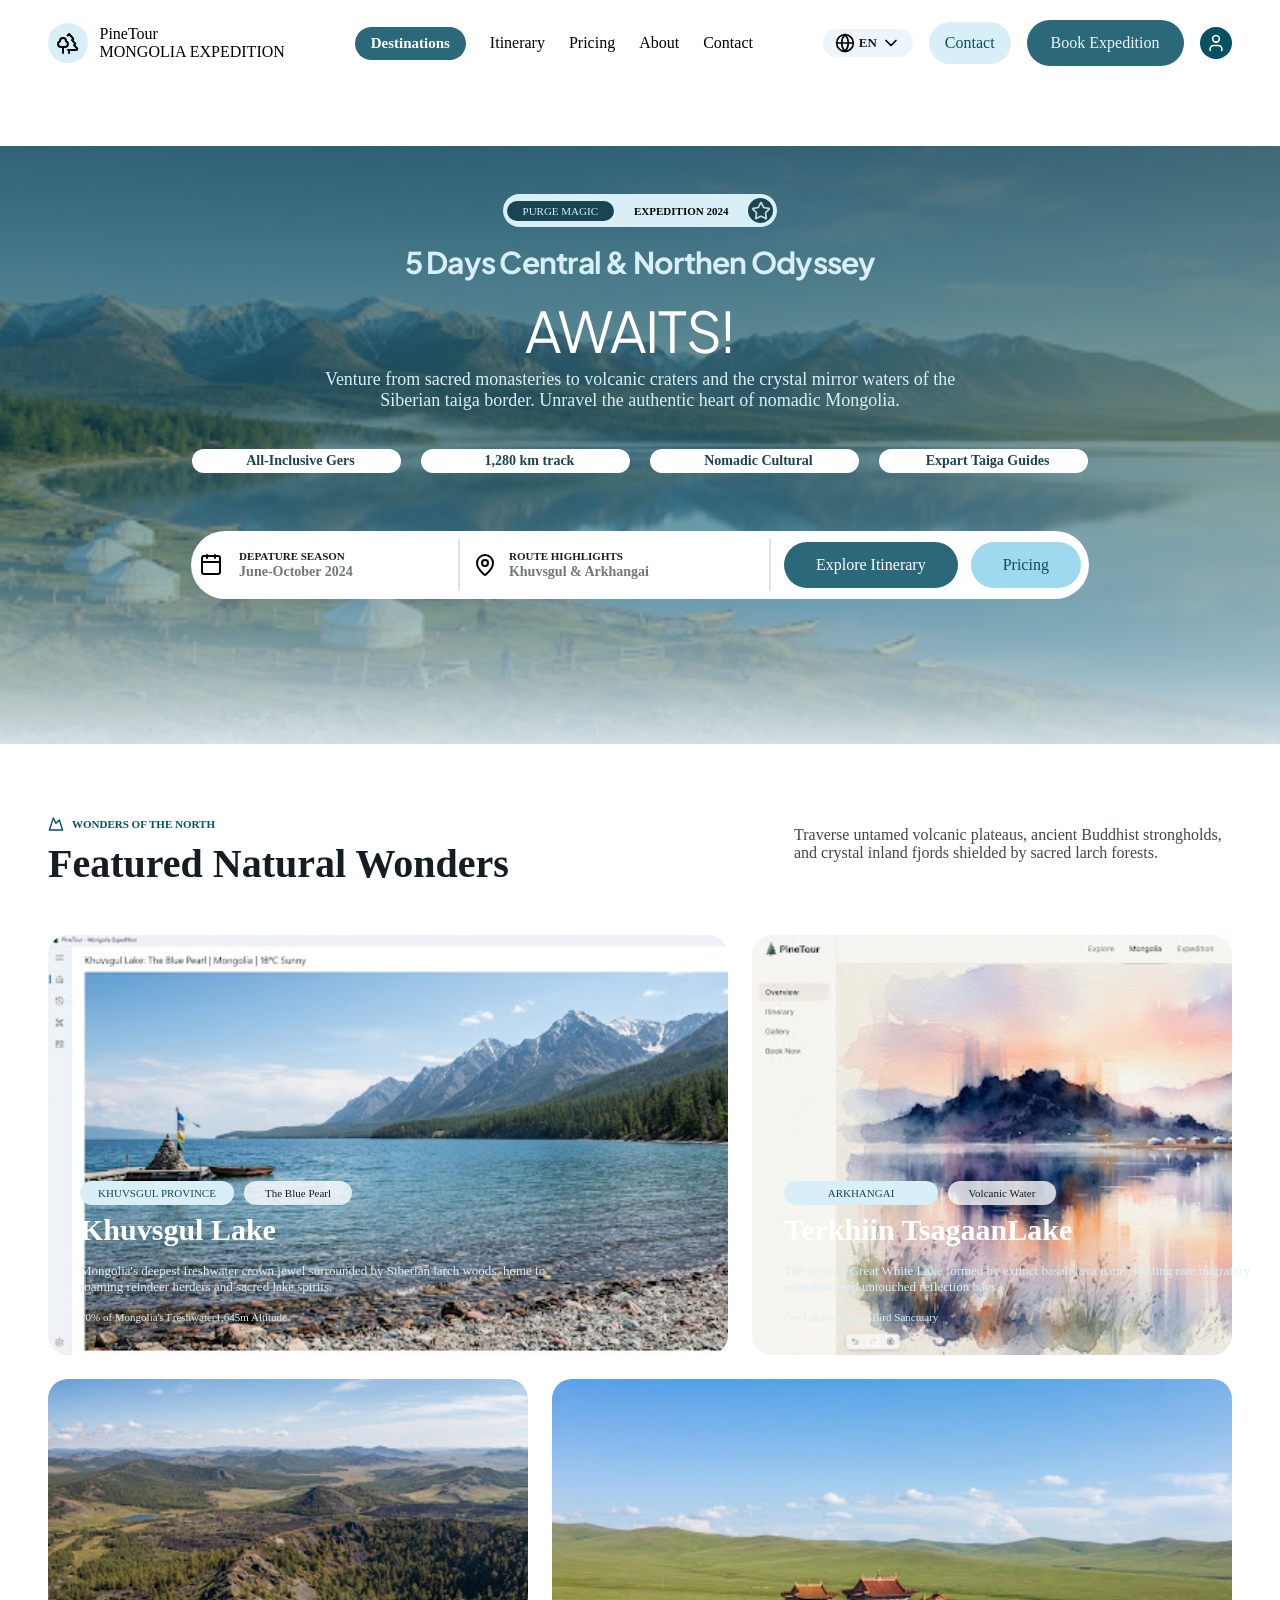
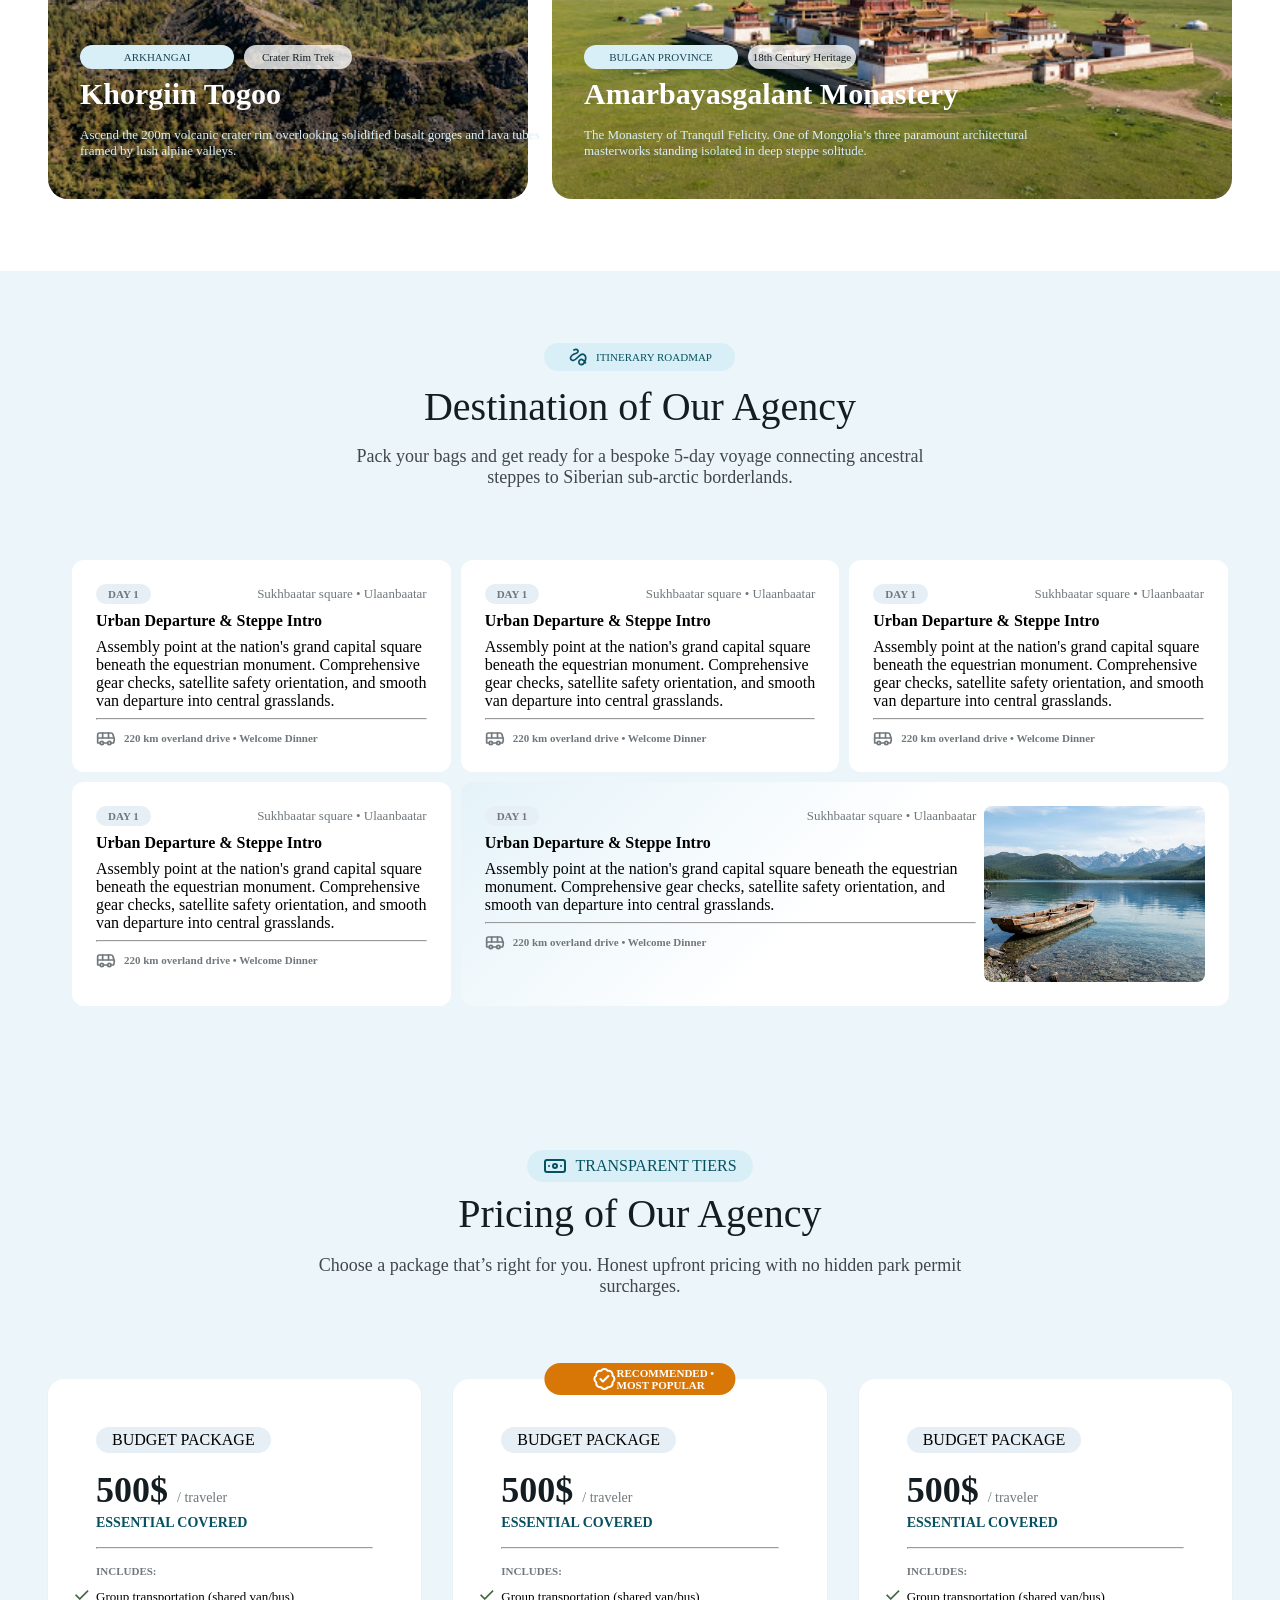
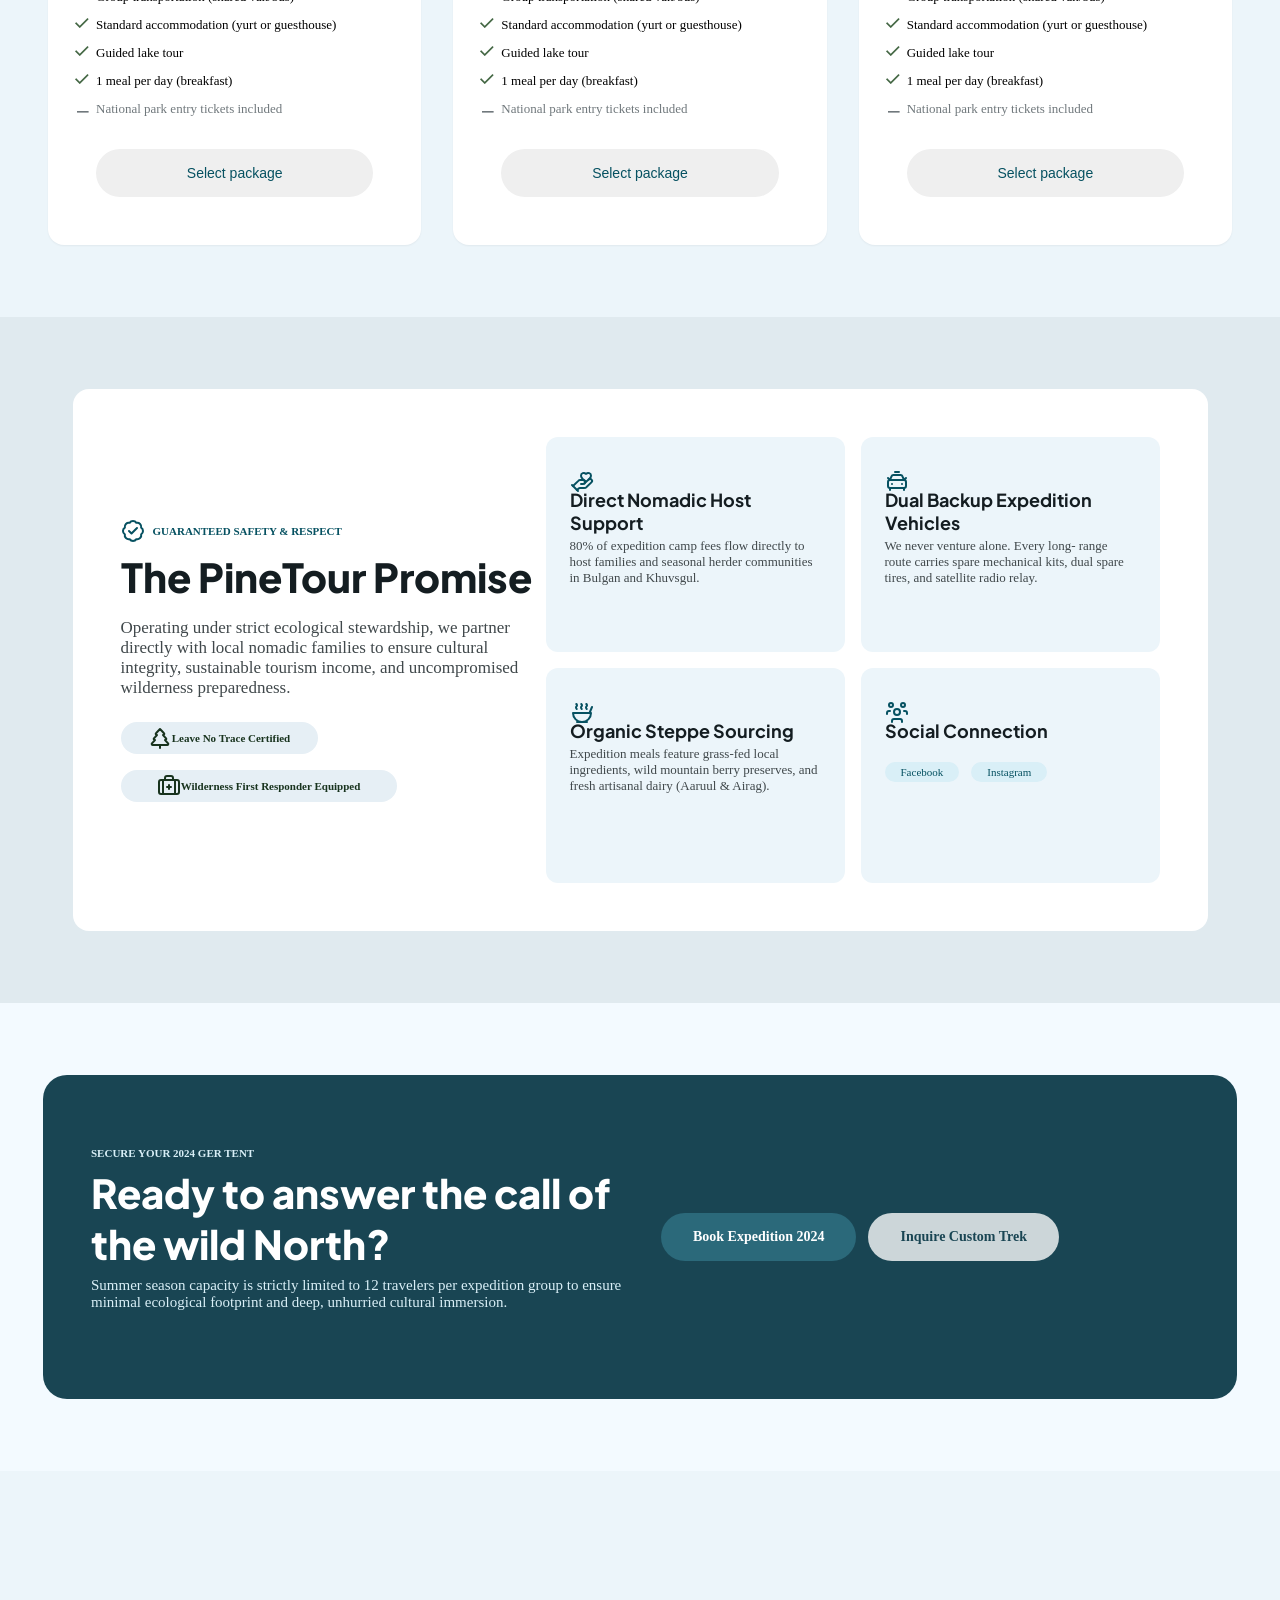
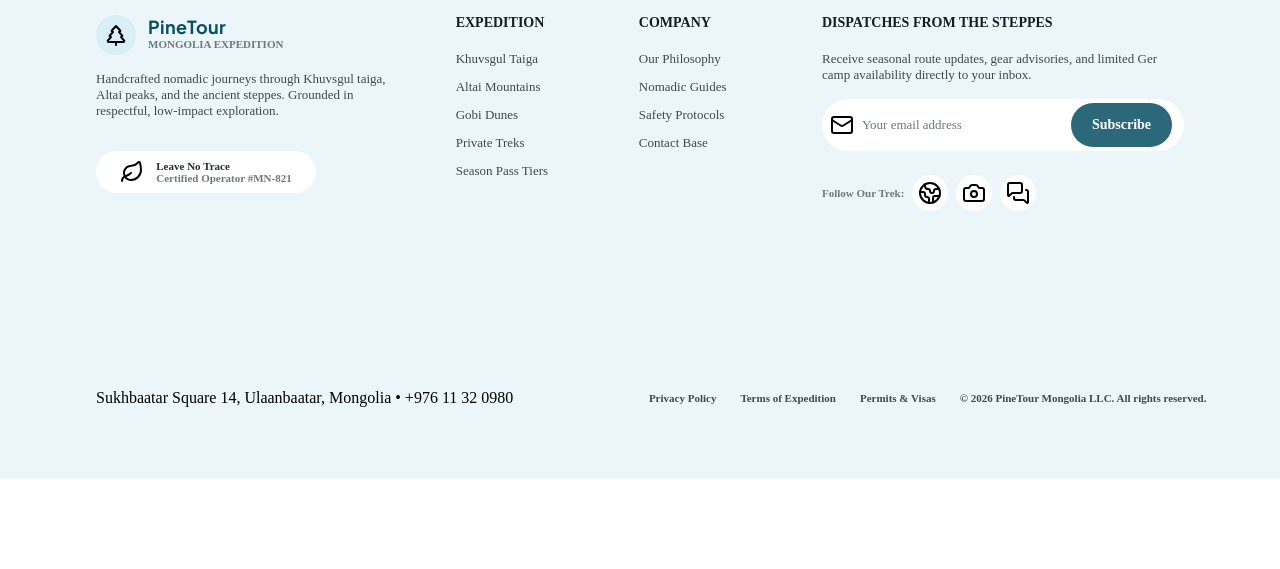
<file: index.html>
<!DOCTYPE html>
<html lang="en">
  <head>
    <meta charset="UTF-8" />
    <meta name="viewport" content="width=device-width, initial-scale=1.0" />
    <link rel="stylesheet" href="./style.css" />
    <title>PineTour</title>
  </head>

  <body>
    <header>
      <div class="neg-dugui">
        <div class="tree-icon">
          <svg
            xmlns="http://www.w3.org/2000/svg"
            width="24"
            height="24"
            viewBox="0 0 24 24"
            fill="none"
            stroke="currentColor"
            stroke-width="2"
            stroke-linecap="round"
            stroke-linejoin="round"
            class="lucide lucide-trees preview-icon"
          >
            <path
              d="M10 10v.2A3 3 0 0 1 8.9 16H5a3 3 0 0 1-1-5.8V10a3 3 0 0 1 6 0Z"
            />
            <path d="M7 16v6" />
            <path d="M13 19v3" />
            <path
              d="M12 19h8.3a1 1 0 0 0 .7-1.7L18 14h.3a1 1 0 0 0 .7-1.7L16 9h.2a1 1 0 0 0 .8-1.7L13 3l-1.4 1.5"
            />
          </svg>
        </div>
        <div class="parents">
          <div>PineTour</div>
          <div class="Bi">MONGOLIA EXPEDITION</div>
        </div>
      </div>
      <div class="second">
        <div class="dest">Destinations</div>
        <div class="he1">Itinerary</div>
        <div class="he1">Pricing</div>
        <div class="he1">About</div>
        <div class="he1">Contact</div>
      </div>
      <div class="third">
        <div class="EN">
          <svg
            xmlns="http://www.w3.org/2000/svg"
            width="20"
            height="20"
            viewBox="0 0 24 24"
            fill="none"
            stroke="currentColor"
            stroke-width="2"
            stroke-linecap="round"
            stroke-linejoin="round"
            class="lucide lucide-globe preview-icon"
          >
            <circle cx="12" cy="12" r="10" />
            <path d="M12 2a14.5 14.5 0 0 0 0 20 14.5 14.5 0 0 0 0-20" />
            <path d="M2 12h20" />
          </svg>
          <div class="en-text">EN</div>
          <svg
            xmlns="http://www.w3.org/2000/svg"
            width="20"
            height="20"
            viewBox="0 0 24 24"
            fill="none"
            stroke="currentColor"
            stroke-width="2"
            stroke-linecap="round"
            stroke-linejoin="round"
            class="lucide lucide-chevron-down preview-icon"
          >
            <path d="m6 9 6 6 6-6" />
          </svg>
        </div>
        <div class="Contact">Contact</div>
        <div class="Book">Book Expedition</div>
        <div class="user">
          <svg
            xmlns="http://www.w3.org/2000/svg"
            width="20"
            height="20"
            viewBox="0 0 24 24"
            fill="none"
            stroke="currentColor"
            stroke-width="2"
            stroke-linecap="round"
            stroke-linejoin="round"
            class="lucide lucide-user preview-icon"
          >
            <path d="M19 21v-2a4 4 0 0 0-4-4H9a4 4 0 0 0-4 4v2" />
            <circle cx="12" cy="7" r="4" />
          </svg>
        </div>
      </div>
    </header>

    <div class="hero-section">
      <img class="hero-gradient" src="./hero.png" alt="" />
      <div class="hero-content">
        <div class="hero-text">
          <div class="hevtee-1">
            <div class="h1-1">PURGE MAGIC</div>
            <div class="h1-2">EXPEDITION 2024</div>
            <div class="h1-3">
              <svg
                xmlns="http://www.w3.org/2000/svg"
                width="20"
                height="20"
                viewBox="0 0 24 24"
                fill="none"
                stroke="currentColor"
                stroke-width="2"
                stroke-linecap="round"
                stroke-linejoin="round"
                class="lucide lucide-star preview-icon"
              >
                <path
                  d="M11.525 2.295a.53.53 0 0 1 .95 0l2.31 4.679a2.123 2.123 0 0 0 1.595 1.16l5.166.756a.53.53 0 0 1 .294.904l-3.736 3.638a2.123 2.123 0 0 0-.611 1.878l.882 5.14a.53.53 0 0 1-.771.56l-4.618-2.428a2.122 2.122 0 0 0-1.973 0L6.396 21.01a.53.53 0 0 1-.77-.56l.881-5.139a2.122 2.122 0 0 0-.611-1.879L2.16 9.795a.53.53 0 0 1 .294-.906l5.165-.755a2.122 2.122 0 0 0 1.597-1.16z"
                />
              </svg>
            </div>
          </div>
        </div>
        <div class="hevtee-2">5 Days Central & Northen Odyssey</div>
        <div class="hevtee-3">AWAITS!</div>
        <div class="hevtee-4">
          Venture from sacred monasteries to volcanic craters and the crystal
          mirror waters of the Siberian taiga border. Unravel the authentic
          heart of nomadic Mongolia.
        </div>
        <div class="hevtee-5">
          <div class="hevtee-5-child">
            <i class="fa-solid fa-house"></i>
            All-Inclusive Gers
          </div>
          <div class="hevtee-5-child">
            <i class="fa-regular fa-compass"></i>
            1,280 km track
          </div>
          <div class="hevtee-5-child">
            <i class="fa-solid fa-users"></i>
            Nomadic Cultural
          </div>
          <div class="hevtee-5-child">
            <i class="fa-solid fa-shield-halved"></i>
            Expart Taiga Guides
          </div>
        </div>
        <div class="hevtee-6">
          <div class="hevtee-6-1">
            <svg
              xmlns="http://www.w3.org/2000/svg"
              width="24"
              height="24"
              viewBox="0 0 24 24"
              fill="none"
              stroke="currentColor"
              stroke-width="2"
              stroke-linecap="round"
              stroke-linejoin="round"
              class="lucide lucide-calendar preview-icon"
            >
              <path d="M8 2v3" />
              <path d="M16 2v3" />
              <rect x="3" y="3" width="18" height="18" rx="2" />
              <path d="M3 9h18" />
            </svg>
            <div>
              <div class="child-2-1">DEPATURE SEASON</div>
              <div class="child-2-2">June-October 2024</div>
            </div>
          </div>

          <div class="route-highlights">
            <svg
              xmlns="http://www.w3.org/2000/svg"
              width="24"
              height="24"
              viewBox="0 0 24 24"
              fill="none"
              stroke="currentColor"
              stroke-width="2"
              stroke-linecap="round"
              stroke-linejoin="round"
              class="lucide lucide-map-pin preview-icon"
            >
              <path
                d="M20 10c0 4.993-5.539 10.193-7.399 11.799a1 1 0 0 1-1.202 0C9.539 20.193 4 14.993 4 10a8 8 0 0 1 16 0"
              />
              <circle cx="12" cy="10" r="3" />
            </svg>
            <div class="hevtee-6-2">
              <div class="child-2-1">ROUTE HIGHLIGHTS</div>
              <div class="child-2-2">Khuvsgul & Arkhangai</div>
            </div>
          </div>
          <div class="child-3-1">
            <div class="hu-2-1">Explore Itinerary</div>
            <i class="fa-solid fa-arrow-down-long"></i>
          </div>
          <div class="child-4">Pricing</div>
        </div>
      </div>
    </div>

    <div class="huudas-2">
      <div class="deed-heseg">
        <div class="deed-1">
          <div class="deed-1-1">
            <svg
              xmlns="http://www.w3.org/2000/svg"
              width="16"
              height="16"
              viewBox="0 0 24 24"
              fill="none"
              stroke="currentColor"
              stroke-width="2"
              stroke-linecap="round"
              stroke-linejoin="round"
              class="lucide lucide-mountain preview-icon"
            >
              <path d="m8 3 4 8 5-5 5 15H2L8 3z" />
            </svg>
            WONDERS OF THE NORTH
          </div>
          <div class="deed-1-2">Featured Natural Wonders</div>
        </div>
        <div class="deed-1-3">
          Traverse untamed volcanic plateaus, ancient Buddhist strongholds, and
          crystal inland fjords shielded by sacred larch forests.
        </div>
      </div>

      <div class="zurag-1">
        <div class="zurag-1-1 huvsgul">
          <div class="huv-etseg">
            <div class="huv-1">KHUVSGUL PROVINCE</div>
            <div class="huv-2">The Blue Pearl</div>
          </div>
          <div class="huv-3">Khuvsgul Lake</div>
          <div class="huv-4">
            Mongolia's deepest freshwater crown jewel surrounded by Siberian
            larch woods, home to roaming reindeer herders and sacred lake
            spirits.
          </div>

          <div class="icons">
            <div class="huv-5"><i class="fa-solid fa-droplet"></i></div>
            <div class="huv-6">70% of Mongolia's Freshwater</div>
            <div class="huv-7"><i class="fa-solid fa-arrows-up-down"></i></div>
            <div class="huv-8">1,645m Altitude</div>
          </div>
        </div>

        <div class="zurag-1-1 terhiin-tsagaan">
          <div class="huv-etseg">
            <div class="huv-1">ARKHANGAI</div>
            <div class="huv-2">Volcanic Water</div>
          </div>
          <div class="huv-3">Terkhiin TsagaanLake</div>
          <div class="huv-4">
            The revered Great White Lake formed by extinct basalt lava dams,
            hosting rare migratory waterfowl and untouched reflection bays.
          </div>

          <div class="icons">
            <div class="huv-5"><i class="fa-solid fa-sailboat"></i></div>
            <div class="huv-6">Ger Lakeside Camp</div>
            <div class="huv-7"><i class="fa-brands fa-linktree"></i></div>
            <div class="huv-8">Bird Sanctuary</div>
          </div>
        </div>

        <div class="zurag-1-1 horgo">
          <div class="huv-etseg">
            <div class="huv-1">ARKHANGAI</div>
            <div class="huv-2">Crater Rim Trek</div>
          </div>
          <div class="huv-3">Khorgiin Togoo</div>
          <div class="huv-4">
            Ascend the 200m volcanic crater rim overlooking solidified basalt
            gorges and lava tubes framed by lush alpine valleys.
          </div>
        </div>

        <div class="zurag-1-1 amarbaysgalan">
          <div class="huv-etseg">
            <div class="huv-1">BULGAN PROVINCE</div>
            <div class="huv-2">18th Century Heritage</div>
          </div>
          <div class="huv-3">Amarbayasgalant Monastery</div>
          <div class="huv-4">
            The Monastery of Tranquil Felicity. One of Mongolia’s three
            paramount architectural masterworks standing isolated in deep steppe
            solitude.
          </div>
        </div>
      </div>
    </div>

    <div class="huudas-3">
      <div class="garchig-heseg">
        <div class="garchig-1">
          <div class="garchig-1-1">
            <svg
              xmlns="http://www.w3.org/2000/svg"
              width="20"
              height="20"
              viewBox="0 0 24 24"
              fill="none"
              stroke="currentColor"
              stroke-width="2"
              stroke-linecap="round"
              stroke-linejoin="round"
              class="lucide lucide-line-squiggle preview-icon"
            >
              <path
                d="M7 3.5c5-2 7 2.5 3 4C1.5 10 2 15 5 16c5 2 9-10 14-7s.5 13.5-4 12c-5-2.5.5-11 6-2"
              />
            </svg>
            ITINERARY ROADMAP
          </div>
          <div class="garchig-2">Destination of Our Agency</div>
        </div>
        <div class="garchig-3">
          Pack your bags and get ready for a bespoke 5-day voyage connecting
          ancestral steppes to Siberian sub-arctic borderlands.
        </div>
      </div>

      <div class="huudas-3-dood">
        <div class="huudas-3-dood-card">
          <div class="huudas-3-dood-card-location">
            <div class="huudas-3-dood-card-day">DAY 1</div>
            <div>Sukhbaatar square • Ulaanbaatar</div>
          </div>

          <h4 class="huudas-3-dood-card-title">
            Urban Departure & Steppe Intro
          </h4>

          <p class="huudas-3-dood-card-desc">
            Assembly point at the nation's grand capital square beneath the
            equestrian monument. Comprehensive gear checks, satellite safety
            orientation, and smooth van departure into central grasslands.
          </p>

          <hr />

          <div class="huudas-3-dood-card-footer">
            <svg
              xmlns="http://www.w3.org/2000/svg"
              width="20"
              height="20"
              viewBox="0 0 24 24"
              fill="none"
              stroke="currentColor"
              stroke-width="2"
              stroke-linecap="round"
              stroke-linejoin="round"
              class="lucide lucide-bus preview-icon"
            >
              <path d="M8 6v6" />
              <path d="M15 6v6" />
              <path d="M2 12h19.6" />
              <path
                d="M18 18h3s.5-1.7.8-2.8c.1-.4.2-.8.2-1.2 0-.4-.1-.8-.2-1.2l-1.4-5C20.1 6.8 19.1 6 18 6H4a2 2 0 0 0-2 2v10h3"
              />
              <circle cx="7" cy="18" r="2" />
              <path d="M9 18h5" />
              <circle cx="16" cy="18" r="2" />
            </svg>
            <p>220 km overland drive • Welcome Dinner</p>
          </div>
        </div>
        <div class="huudas-3-dood-card">
          <div class="huudas-3-dood-card-location">
            <div class="huudas-3-dood-card-day">DAY 1</div>
            <div>Sukhbaatar square • Ulaanbaatar</div>
          </div>

          <h4 class="huudas-3-dood-card-title">
            Urban Departure & Steppe Intro
          </h4>

          <p class="huudas-3-dood-card-desc">
            Assembly point at the nation's grand capital square beneath the
            equestrian monument. Comprehensive gear checks, satellite safety
            orientation, and smooth van departure into central grasslands.
          </p>

          <hr />

          <div class="huudas-3-dood-card-footer">
            <svg
              xmlns="http://www.w3.org/2000/svg"
              width="20"
              height="20"
              viewBox="0 0 24 24"
              fill="none"
              stroke="currentColor"
              stroke-width="2"
              stroke-linecap="round"
              stroke-linejoin="round"
              class="lucide lucide-bus preview-icon"
            >
              <path d="M8 6v6" />
              <path d="M15 6v6" />
              <path d="M2 12h19.6" />
              <path
                d="M18 18h3s.5-1.7.8-2.8c.1-.4.2-.8.2-1.2 0-.4-.1-.8-.2-1.2l-1.4-5C20.1 6.8 19.1 6 18 6H4a2 2 0 0 0-2 2v10h3"
              />
              <circle cx="7" cy="18" r="2" />
              <path d="M9 18h5" />
              <circle cx="16" cy="18" r="2" />
            </svg>
            <p>220 km overland drive • Welcome Dinner</p>
          </div>
        </div>
        <div class="huudas-3-dood-card">
          <div class="huudas-3-dood-card-location">
            <div class="huudas-3-dood-card-day">DAY 1</div>
            <div>Sukhbaatar square • Ulaanbaatar</div>
          </div>

          <h4 class="huudas-3-dood-card-title">
            Urban Departure & Steppe Intro
          </h4>

          <p class="huudas-3-dood-card-desc">
            Assembly point at the nation's grand capital square beneath the
            equestrian monument. Comprehensive gear checks, satellite safety
            orientation, and smooth van departure into central grasslands.
          </p>

          <hr />

          <div class="huudas-3-dood-card-footer">
            <svg
              xmlns="http://www.w3.org/2000/svg"
              width="20"
              height="20"
              viewBox="0 0 24 24"
              fill="none"
              stroke="currentColor"
              stroke-width="2"
              stroke-linecap="round"
              stroke-linejoin="round"
              class="lucide lucide-bus preview-icon"
            >
              <path d="M8 6v6" />
              <path d="M15 6v6" />
              <path d="M2 12h19.6" />
              <path
                d="M18 18h3s.5-1.7.8-2.8c.1-.4.2-.8.2-1.2 0-.4-.1-.8-.2-1.2l-1.4-5C20.1 6.8 19.1 6 18 6H4a2 2 0 0 0-2 2v10h3"
              />
              <circle cx="7" cy="18" r="2" />
              <path d="M9 18h5" />
              <circle cx="16" cy="18" r="2" />
            </svg>
            <p>220 km overland drive • Welcome Dinner</p>
          </div>
        </div>
        <div class="huudas-3-dood-card">
          <div class="huudas-3-dood-card-location">
            <div class="huudas-3-dood-card-day">DAY 1</div>
            <div>Sukhbaatar square • Ulaanbaatar</div>
          </div>

          <h4 class="huudas-3-dood-card-title">
            Urban Departure & Steppe Intro
          </h4>

          <p class="huudas-3-dood-card-desc">
            Assembly point at the nation's grand capital square beneath the
            equestrian monument. Comprehensive gear checks, satellite safety
            orientation, and smooth van departure into central grasslands.
          </p>

          <hr />

          <div class="huudas-3-dood-card-footer">
            <svg
              xmlns="http://www.w3.org/2000/svg"
              width="20"
              height="20"
              viewBox="0 0 24 24"
              fill="none"
              stroke="currentColor"
              stroke-width="2"
              stroke-linecap="round"
              stroke-linejoin="round"
              class="lucide lucide-bus preview-icon"
            >
              <path d="M8 6v6" />
              <path d="M15 6v6" />
              <path d="M2 12h19.6" />
              <path
                d="M18 18h3s.5-1.7.8-2.8c.1-.4.2-.8.2-1.2 0-.4-.1-.8-.2-1.2l-1.4-5C20.1 6.8 19.1 6 18 6H4a2 2 0 0 0-2 2v10h3"
              />
              <circle cx="7" cy="18" r="2" />
              <path d="M9 18h5" />
              <circle cx="16" cy="18" r="2" />
            </svg>
            <p>220 km overland drive • Welcome Dinner</p>
          </div>
        </div>
        <div class="huudas-3-dood-card huudas-3-dood-card-tom">
          <div class="huudas-3-dood-card-tom-left">
            <div class="huudas-3-dood-card-location">
              <div class="huudas-3-dood-card-day">DAY 1</div>
              <div>Sukhbaatar square • Ulaanbaatar</div>
            </div>

            <h4 class="huudas-3-dood-card-title">
              Urban Departure & Steppe Intro
            </h4>

            <p class="huudas-3-dood-card-desc">
              Assembly point at the nation's grand capital square beneath the
              equestrian monument. Comprehensive gear checks, satellite safety
              orientation, and smooth van departure into central grasslands.
            </p>

            <hr />

            <div class="huudas-3-dood-card-footer">
              <svg
                xmlns="http://www.w3.org/2000/svg"
                width="20"
                height="20"
                viewBox="0 0 24 24"
                fill="none"
                stroke="currentColor"
                stroke-width="2"
                stroke-linecap="round"
                stroke-linejoin="round"
                class="lucide lucide-bus preview-icon"
              >
                <path d="M8 6v6" />
                <path d="M15 6v6" />
                <path d="M2 12h19.6" />
                <path
                  d="M18 18h3s.5-1.7.8-2.8c.1-.4.2-.8.2-1.2 0-.4-.1-.8-.2-1.2l-1.4-5C20.1 6.8 19.1 6 18 6H4a2 2 0 0 0-2 2v10h3"
                />
                <circle cx="7" cy="18" r="2" />
                <path d="M9 18h5" />
                <circle cx="16" cy="18" r="2" />
              </svg>
              <p>220 km overland drive • Welcome Dinner</p>
            </div>
          </div>

          <div class="huudas-3-dood-card-tom-zavi">
            <img src="./zavi.jpg" alt="" />
          </div>
        </div>
      </div>
    </div>

    <div class="huudas-4">
      <div class="tolgoi-heseg">
        <div class="tolgoi-1">
          <div class="tolgoi-1-1">
            <svg
              xmlns="http://www.w3.org/2000/svg"
              width="24"
              height="24"
              viewBox="0 0 24 24"
              fill="none"
              stroke="currentColor"
              stroke-width="2"
              stroke-linecap="round"
              stroke-linejoin="round"
              class="lucide lucide-banknote preview-icon"
            >
              <rect width="20" height="12" x="2" y="6" rx="2" />
              <circle cx="12" cy="12" r="2" />
              <path d="M6 12h.01M18 12h.01" />
            </svg>
            TRANSPARENT TIERS
          </div>
          <div class="tolgoi-2">Pricing of Our Agency</div>
          <div class="tolgoi-3">
            Choose a package that’s right for you. Honest upfront pricing with
            no hidden park permit surcharges.
          </div>
        </div>
      </div>
      <div class="huudas-4-dood">
        <div class="huudas-4-dood-card">
          <div class="package-name">BUDGET PACKAGE</div>
          <h4 class="huudas-4-dood-card-price">
            500$ <span class="huudas-4-dood-card-traveler">/ traveler</span>
          </h4>
          <h6 class="huudas-4-dood-card-essential">ESSENTIAL COVERED</h6>
          <hr />
          <div class="includes">INCLUDES:</div>
          <ul class="huudas-4-dood-card-ul">
            <li class="huudas-4-dood-card-list">
              Group transportation (shared van/bus)
            </li>
            <li class="huudas-4-dood-card-list">
              Standard accommodation (yurt or guesthouse)
            </li>
            <li class="huudas-4-dood-card-list">Guided lake tour</li>
            <li class="huudas-4-dood-card-list">1 meal per day (breakfast)</li>
            <li class="huudas-4-dood-card-list-hasah">
              National park entry tickets included
            </li>
          </ul>
          <button class="huudas-4-dood-card-button">Select package</button>
        </div>
        <div class="huudas-4-dood-card huudas-4-dood-card-middle">
          <div class="huudas-4-dood-card-middle-recommended">
            <svg
              xmlns="http://www.w3.org/2000/svg"
              width="24"
              height="24"
              viewBox="0 0 24 24"
              fill="none"
              stroke="currentColor"
              stroke-width="2"
              stroke-linecap="round"
              stroke-linejoin="round"
              class="lucide lucide-badge-check preview-icon"
            >
              <path
                d="M3.85 8.62a4 4 0 0 1 4.78-4.77 4 4 0 0 1 6.74 0 4 4 0 0 1 4.78 4.78 4 4 0 0 1 0 6.74 4 4 0 0 1-4.77 4.78 4 4 0 0 1-6.75 0 4 4 0 0 1-4.78-4.77 4 4 0 0 1 0-6.76Z"
              />
              <path d="m16 9-5.5 5.5L8 12" />
            </svg>
            <div>RECOMMENDED • MOST POPULAR</div>
          </div>

          <div class="package-name">BUDGET PACKAGE</div>
          <h4 class="huudas-4-dood-card-price">
            500$ <span class="huudas-4-dood-card-traveler">/ traveler</span>
          </h4>
          <h6 class="huudas-4-dood-card-essential">ESSENTIAL COVERED</h6>
          <hr />
          <div class="includes">INCLUDES:</div>
          <ul class="huudas-4-dood-card-ul">
            <li class="huudas-4-dood-card-list">
              Group transportation (shared van/bus)
            </li>
            <li class="huudas-4-dood-card-list">
              Standard accommodation (yurt or guesthouse)
            </li>
            <li class="huudas-4-dood-card-list">Guided lake tour</li>
            <li class="huudas-4-dood-card-list">1 meal per day (breakfast)</li>
            <li class="huudas-4-dood-card-list-hasah">
              National park entry tickets included
            </li>
          </ul>
          <button class="huudas-4-dood-card-button">Select package</button>
        </div>
        <div class="huudas-4-dood-card">
          <div class="package-name">BUDGET PACKAGE</div>
          <h4 class="huudas-4-dood-card-price">
            500$ <span class="huudas-4-dood-card-traveler">/ traveler</span>
          </h4>
          <h6 class="huudas-4-dood-card-essential">ESSENTIAL COVERED</h6>
          <hr />
          <div class="includes">INCLUDES:</div>
          <ul class="huudas-4-dood-card-ul">
            <li class="huudas-4-dood-card-list">
              Group transportation (shared van/bus)
            </li>
            <li class="huudas-4-dood-card-list">
              Standard accommodation (yurt or guesthouse)
            </li>
            <li class="huudas-4-dood-card-list">Guided lake tour</li>
            <li class="huudas-4-dood-card-list">1 meal per day (breakfast)</li>
            <li class="huudas-4-dood-card-list-hasah">
              National park entry tickets included
            </li>
          </ul>
          <button class="huudas-4-dood-card-button">Select package</button>
        </div>
      </div>
    </div>
    <div class="huudas-5">
      <div class="urd-heseg">
        <div class="hvv-1">
          <div class="hvv-1-1">
            <svg
              xmlns="http://www.w3.org/2000/svg"
              width="24"
              height="24"
              viewBox="0 0 24 24"
              fill="none"
              stroke="currentColor"
              stroke-width="2"
              stroke-linecap="round"
              stroke-linejoin="round"
              class="lucide lucide-badge-check preview-icon"
            >
              <path
                d="M3.85 8.62a4 4 0 0 1 4.78-4.77 4 4 0 0 1 6.74 0 4 4 0 0 1 4.78 4.78 4 4 0 0 1 0 6.74 4 4 0 0 1-4.77 4.78 4 4 0 0 1-6.75 0 4 4 0 0 1-4.78-4.77 4 4 0 0 1 0-6.76Z"
              />
              <path d="m16 9-5.5 5.5L8 12" />
            </svg>
            GUARANTEED SAFETY & RESPECT
          </div>
          <div class="hvv-1-2">The PineTour Promise</div>
          <div class="hvv-1-3">
            Operating under strict ecological stewardship, we partner directly
            with local nomadic families to ensure cultural integrity,
            sustainable tourism income, and uncompromised wilderness
            preparedness.
          </div>
          <div class="hvv-1-4">
            <svg
              xmlns="http://www.w3.org/2000/svg"
              width="24"
              height="24"
              viewBox="0 0 24 24"
              fill="none"
              stroke="currentColor"
              stroke-width="2"
              stroke-linecap="round"
              stroke-linejoin="round"
              class="lucide lucide-tree-pine preview-icon"
            >
              <path
                d="m17 14 3 3.3a1 1 0 0 1-.7 1.7H4.7a1 1 0 0 1-.7-1.7L7 14h-.3a1 1 0 0 1-.7-1.7L9 9h-.2A1 1 0 0 1 8 7.3L12 3l4 4.3a1 1 0 0 1-.8 1.7H15l3 3.3a1 1 0 0 1-.7 1.7H17Z"
              />
              <path d="M12 22v-3" />
            </svg>
            Leave No Trace Certified
          </div>
          <div class="hvv-1-5">
            <svg
              xmlns="http://www.w3.org/2000/svg"
              width="24"
              height="24"
              viewBox="0 0 24 24"
              fill="none"
              stroke="currentColor"
              stroke-width="2"
              stroke-linecap="round"
              stroke-linejoin="round"
              class="lucide lucide-briefcase-medical preview-icon"
            >
              <path d="M12 11v4" />
              <path d="M14 13h-4" />
              <path d="M16 6V4a2 2 0 0 0-2-2h-4a2 2 0 0 0-2 2v2" />
              <path d="M18 6v14" />
              <path d="M6 6v14" />
              <rect width="20" height="14" x="2" y="6" rx="2" />
            </svg>
            Wilderness First Responder Equipped
          </div>
        </div>
        <div class="hvv-2">
          <div class="hvv-2-1">
            <div class="ikon">
              <svg
                xmlns="http://www.w3.org/2000/svg"
                width="24"
                height="24"
                viewBox="0 0 24 24"
                fill="none"
                stroke="currentColor"
                stroke-width="2"
                stroke-linecap="round"
                stroke-linejoin="round"
                class="lucide lucide-hand-heart preview-icon"
              >
                <path d="M11 14h2a2 2 0 0 0 0-4h-3c-.6 0-1.1.2-1.4.6L3 16" />
                <path
                  d="m14.45 13.39 5.05-4.694C20.196 8 21 6.85 21 5.75a2.75 2.75 0 0 0-4.797-1.837.276.276 0 0 1-.406 0A2.75 2.75 0 0 0 11 5.75c0 1.2.802 2.248 1.5 2.946L16 11.95"
                />
                <path d="m2 15 6 6" />
                <path
                  d="m7 20 1.6-1.4c.3-.4.8-.6 1.4-.6h4c1.1 0 2.1-.4 2.8-1.2l4.6-4.4a1 1 0 0 0-2.75-2.91"
                />
              </svg>
            </div>
            <div class="har">Direct Nomadic Host Support</div>
            <div class="saaral">
              80% of expedition camp fees flow directly to host families and
              seasonal herder communities in Bulgan and Khuvsgul.
            </div>
          </div>
          <div class="hvv-2-1">
            <div class="ikon">
              <svg
                xmlns="http://www.w3.org/2000/svg"
                width="24"
                height="24"
                viewBox="0 0 24 24"
                fill="none"
                stroke="currentColor"
                stroke-width="2"
                stroke-linecap="round"
                stroke-linejoin="round"
                class="lucide lucide-car-taxi-front preview-icon"
              >
                <path d="M10 2h4" />
                <path
                  d="m21 8-2 2-1.5-3.7A2 2 0 0 0 15.646 5H8.4a2 2 0 0 0-1.903 1.257L5 10 3 8"
                />
                <path d="M7 14h.01" />
                <path d="M17 14h.01" />
                <rect width="18" height="8" x="3" y="10" rx="2" />
                <path d="M5 18v2" />
                <path d="M19 18v2" />
              </svg>
            </div>
            <div class="har">Dual Backup Expedition Vehicles</div>
            <div class="saaral">
              We never venture alone. Every long- range route carries spare
              mechanical kits, dual spare tires, and satellite radio relay.
            </div>
          </div>
          <div class="hvv-2-1">
            <div class="ikon">
              <svg
                xmlns="http://www.w3.org/2000/svg"
                width="24"
                height="24"
                viewBox="0 0 24 24"
                fill="none"
                stroke="currentColor"
                stroke-width="2"
                stroke-linecap="round"
                stroke-linejoin="round"
                class="lucide lucide-soup preview-icon"
              >
                <path d="M12 21a9 9 0 0 0 9-9H3a9 9 0 0 0 9 9Z" />
                <path d="M7 21h10" />
                <path d="M19.5 12 22 6" />
                <path
                  d="M16.25 3c.27.1.8.53.75 1.36-.06.83-.93 1.2-1 2.02-.05.78.34 1.24.73 1.62"
                />
                <path
                  d="M11.25 3c.27.1.8.53.74 1.36-.05.83-.93 1.2-.98 2.02-.06.78.33 1.24.72 1.62"
                />
                <path
                  d="M6.25 3c.27.1.8.53.75 1.36-.06.83-.93 1.2-1 2.02-.05.78.34 1.24.74 1.62"
                />
              </svg>
            </div>
            <div class="har">Organic Steppe Sourcing</div>
            <div class="saaral">
              Expedition meals feature grass-fed local ingredients, wild
              mountain berry preserves, and fresh artisanal dairy (Aaruul &
              Airag).
            </div>
          </div>
          <div class="hvv-2-1">
            <div class="ikon">
              <svg
                xmlns="http://www.w3.org/2000/svg"
                width="24"
                height="24"
                viewBox="0 0 24 24"
                fill="none"
                stroke="currentColor"
                stroke-width="2"
                stroke-linecap="round"
                stroke-linejoin="round"
                class="lucide lucide-user-group preview-icon"
              >
                <path d="M17 21v-1a2 2 0 00-2-2H9a2 2 0 00-2 2v1" />
                <path d="M19 10h1a2 2 0 012 2v1" />
                <path d="M5 10H4a2 2 0 00-2 2v1" />
                <circle cx="12" cy="11" r="3" />
                <circle cx="18" cy="4" r="2" />
                <circle cx="6" cy="4" r="2" />
              </svg>
            </div>
            <div class="har">Social Connection</div>
            <div class="hoyr">
              <div class="facebook">Facebook</div>
              <div class="instagram">Instagram</div>
            </div>
          </div>
        </div>
      </div>
    </div>

    <div class="huudas-6">
      <div class="hvvhed-6">
        <div class="hvvhed-6-1">
          <div class="hvvhed-6-1-1">SECURE YOUR 2024 GER TENT</div>
          <div class="hvvhed-6-1-2">
            Ready to answer the call of the wild North?
          </div>
          <div class="hvvhed-6-1-3">
            Summer season capacity is strictly limited to 12 travelers per
            expedition group to ensure minimal ecological footprint and deep,
            unhurried cultural immersion.
          </div>
        </div>
        <div class="hvvhed-6-2">
          <div class="hvvhed-6-2-1">Book Expedition 2024</div>
          <div class="hvvhed-6-2-2">Inquire Custom Trek</div>
        </div>
      </div>
    </div>

    <div class="huudas-7">
      <div class="hvvhed-7-1">
        <div class="hvvhed-7-1-1">
          <div class="dad">
            <div class="one">
              <svg
                xmlns="http://www.w3.org/2000/svg"
                width="24"
                height="24"
                viewBox="0 0 24 24"
                fill="none"
                stroke="currentColor"
                stroke-width="2"
                stroke-linecap="round"
                stroke-linejoin="round"
                class="lucide lucide-tree-pine preview-icon"
              >
                <path
                  d="m17 14 3 3.3a1 1 0 0 1-.7 1.7H4.7a1 1 0 0 1-.7-1.7L7 14h-.3a1 1 0 0 1-.7-1.7L9 9h-.2A1 1 0 0 1 8 7.3L12 3l4 4.3a1 1 0 0 1-.8 1.7H15l3 3.3a1 1 0 0 1-.7 1.7H17Z"
                />
                <path d="M12 22v-3" />
              </svg>
            </div>
            <div class="dad-2">
              <div class="two">PineTour</div>
              <div class="three">MONGOLIA EXPEDITION</div>
            </div>
          </div>
          <div class="four">
            Handcrafted nomadic journeys through Khuvsgul taiga, Altai peaks,
            and the ancient steppes. Grounded in respectful, low-impact
            exploration.
          </div>
          <div class="five">
            <div class="five-1">
              <svg
                xmlns="http://www.w3.org/2000/svg"
                width="24"
                height="24"
                viewBox="0 0 24 24"
                fill="none"
                stroke="currentColor"
                stroke-width="2"
                stroke-linecap="round"
                stroke-linejoin="round"
                class="lucide lucide-leaf preview-icon"
              >
                <path
                  d="M11 20a10 10 0 0010-10 25.9 25.9 0 00-1.04-7.281 1 1 0 00-1.755-.325C15.833 5.5 13 5.5 9.8 6.1A7 7 0 0011 20"
                />
                <path
                  d="M2 21a5 5 0 012.911-4.544C7.613 15.212 8.351 15.24 11 13"
                />
              </svg>
            </div>
            <div class="five-etseg">
              <div class="five-2">Leave No Trace</div>
              <div class="five-3">Certified Operator #MN-821</div>
            </div>
          </div>
        </div>
        <div class="hvvhed-7-1-2">
          <div class="onne">EXPEDITION</div>
          <div class="p">
            <p>Khuvsgul Taiga</p>
            <p>Altai Mountains</p>
            <p>Gobi Dunes</p>
            <p>Private Treks</p>
            <p>Season Pass Tiers</p>
          </div>
        </div>
        <div class="hvvhed-7-1-3">
          <div class="neeg">COMPANY</div>
          <div class="p">
            <p>Our Philosophy</p>
            <p>Nomadic Guides</p>
            <p>Safety Protocols</p>
            <p>Contact Base</p>
          </div>
        </div>
        <div class="hvvhed-7-1-4">
          <div class="nneg">DISPATCHES FROM THE STEPPES</div>
          <div class="hhoyr">
            Receive seasonal route updates, gear advisories, and limited Ger
            camp availability directly to your inbox.
          </div>
          <div class="ggurav">
            <div class="email">
              <svg
                xmlns="http://www.w3.org/2000/svg"
                width="24"
                height="24"
                viewBox="0 0 24 24"
                fill="none"
                stroke="currentColor"
                stroke-width="2"
                stroke-linecap="round"
                stroke-linejoin="round"
                class="lucide lucide-mail preview-icon"
              >
                <path d="m22 7-8.991 5.727a2 2 0 0 1-2.009 0L2 7" />
                <rect x="2" y="4" width="20" height="16" rx="2" />
              </svg>
              <div class="bicig">Your email address</div>
            </div>
            <div class="bbordd">Subscribe</div>
          </div>
          <div class="dduruv">
            <div class="d-1">Follow Our Trek:</div>
            <div class="d-2">
              <svg
                xmlns="http://www.w3.org/2000/svg"
                width="24"
                height="24"
                viewBox="0 0 24 24"
                fill="none"
                stroke="currentColor"
                stroke-width="2"
                stroke-linecap="round"
                stroke-linejoin="round"
                class="lucide lucide-earth preview-icon"
              >
                <path d="M21.54 15H17a2 2 0 0 0-2 2v4.54" />
                <path
                  d="M7 3.34V5a3 3 0 0 0 3 3a2 2 0 0 1 2 2c0 1.1.9 2 2 2a2 2 0 0 0 2-2c0-1.1.9-2 2-2h3.17"
                />
                <path
                  d="M11 21.95V18a2 2 0 0 0-2-2a2 2 0 0 1-2-2v-1a2 2 0 0 0-2-2H2.05"
                />
                <circle cx="12" cy="12" r="10" />
              </svg>
            </div>
            <div class="d-3">
              <svg
                xmlns="http://www.w3.org/2000/svg"
                width="24"
                height="24"
                viewBox="0 0 24 24"
                fill="none"
                stroke="currentColor"
                stroke-width="2"
                stroke-linecap="round"
                stroke-linejoin="round"
                class="lucide lucide-camera preview-icon"
              >
                <path
                  d="M13.997 4a2 2 0 0 1 1.76 1.05l.486.9A2 2 0 0 0 18.003 7H20a2 2 0 0 1 2 2v9a2 2 0 0 1-2 2H4a2 2 0 0 1-2-2V9a2 2 0 0 1 2-2h1.997a2 2 0 0 0 1.759-1.048l.489-.904A2 2 0 0 1 10.004 4z"
                />
                <circle cx="12" cy="13" r="3" />
              </svg>
            </div>
            <div class="d-4">
              <svg
                xmlns="http://www.w3.org/2000/svg"
                width="24"
                height="24"
                viewBox="0 0 24 24"
                fill="none"
                stroke="currentColor"
                stroke-width="2"
                stroke-linecap="round"
                stroke-linejoin="round"
                class="lucide lucide-messages-square preview-icon"
              >
                <path
                  d="M16 10a2 2 0 0 1-2 2H6.828a2 2 0 0 0-1.414.586l-2.202 2.202A.71.71 0 0 1 2 14.286V4a2 2 0 0 1 2-2h10a2 2 0 0 1 2 2z"
                />
                <path
                  d="M20 9a2 2 0 0 1 2 2v10.286a.71.71 0 0 1-1.212.502l-2.202-2.202A2 2 0 0 0 17.172 19H10a2 2 0 0 1-2-2v-1"
                />
              </svg>
            </div>
          </div>
        </div>
      </div>

      <div class="hvvhed-7-2">
        <div class="hvvhed-7-2-1">
          <i class="fa-solid fa-map-pin"></i>
          Sukhbaatar Square 14, Ulaanbaatar, Mongolia • +976 11 32 0980
        </div>
        <div class="hvvhed-7-2-2">
          <div>Privacy Policy</div>
          <div>Terms of Expedition</div>
          <div>Permits & Visas</div>
          <div>© 2026 PineTour Mongolia LLC. All rights reserved.</div>
        </div>
      </div>
    </div>
  </body>
</html>
</file>
<file: style.css>
@import url("https://fonts.googleapis.com/css2?family=Plus+Jakarta+Sans:ital,wght@0,200..800;1,200..800&display=swap");

* {
  margin: 0%;
  padding: 0%;
  box-sizing: border-box;
}

body {
  display: flex;
  flex-direction: column;
  align-items: center;
}

header {
  display: flex;
  justify-content: space-between;
  align-items: center;
  position: fixed;
  top: 0;
  z-index: 10;
  padding: 20px 48px;
  background-color: white;
  width: 1280px;
}

.neg-dugui {
  display: flex;
  align-items: center;
  gap: 12px;
}

.tree-icon {
  background-color: #d9eff7;
  width: 40px;
  height: 40px;
  display: flex;
  align-items: center;
  justify-content: center;
  border-radius: 50%;
}

.second {
  display: flex;
  align-items: center;
  justify-content: center;
  gap: 24px;
}

.dest {
  background-color: #2b697a;
  border-radius: 999px;
  display: flex;
  justify-content: center;
  align-items: center;
  font-size: 15px;
  font-weight: 700;
  color: white;
  padding: 8px 16px;
}

.third {
  display: flex;
  justify-content: center;
  align-items: center;
  gap: 16px;
}

.EN {
  background-color: #ecf5fa;
  display: flex;
  align-items: center;
  justify-content: center;
  border-radius: 9999px;
  gap: 4px;
  padding: 4px 12px;
}

.en-text {
  color: #141d21;
  font-size: 13px;
  font-weight: 700;
}

.Contact {
  background-color: #d9eff7;
  color: #065161;
  border-radius: 999px;
  padding: 12px 16px;
}

.Book {
  background-color: #2b697a;
  color: #ecf5fa;
  border-radius: 999px;
  padding: 14px 24px;
}

.user {
  background-color: #065161;
  color: #ffffff;
  width: 32px;
  height: 32px;
  border-radius: 999px;
  display: flex;
  justify-content: center;
  align-items: center;
}

.hero-section {
  background: url("./backround.jpg");
  height: 598px;
  width: 1280px;
  position: relative;
  margin-top: 146px;
  background-size: cover;
  background-position: center;
  background-repeat: no-repeat;
}

.hero-gradient {
  position: absolute;
  inset: 0;
  height: 100%;
  width: 100%;
  object-fit: cover;
}

.hero-content {
  position: absolute;
  inset: 0;
  z-index: 1;
  display: flex;
  align-items: center;
  flex-direction: column;
}

.hero-text {
  display: flex;
  justify-content: center;
}

.hevtee-1 {
  background-color: #d9eff7;
  border-radius: 99px;
  padding: 4px;
  gap: 20px;
  display: flex;
  justify-content: center;
  align-items: center;
  margin-top: 48px;
}

.h1-1 {
  background-color: #194553;
  border-radius: 20px;
  color: #d9eff7;
  display: flex;
  justify-content: center;
  align-items: center;
  font-size: 11px;
  padding: 4px 16px;
}
.h1-2 {
  font-weight: 600;
  font-size: 11px;
  text-align: center;
}
.h1-3 {
  width: 25px;
  height: 25px;
  background-color: #194553;
  border-radius: 50%;
  color: #ffffffc7;
  display: flex;
  justify-content: center;
  align-items: center;
  margin-left: auto;
  font-size: 10px;
}
.hevtee-2 {
  width: 486px;
  height: 38px;
  font-family: Plus Jakarta Sans;
  font-weight: 700;
  font-style: bold;
  font-size: 30px;
  line-height: 38px;
  letter-spacing: -0.75px;
  text-align: center;
  vertical-align: middle;
  color: #d9eff7;
  position: relative;
  margin-top: 16px;
}
.hevtee-3 {
  color: #ffffff;
  width: 231px;
  height: 64px;
  font-family: Plus Jakarta Sans;
  font-weight: 900px;
  font-size: 56px;
  font-style: ExtraBold;
  letter-spacing: -1.4px;
  margin-top: 14px;
}
.hevtee-4 {
  color: #d9eff7;
  width: 700px;
  height: 90px;
  max-width: 700px;
  padding-right: 18px;
  padding-left: 18px;
  font: Inter;
  font-weight: 400;
  font-style: regular;
  font-size: 18px;
  letter-spacing: 0px;
  text-align: center;
  margin-top: 10px;
}
.hevtee-5 {
  width: 896px;
  height: 44px;
  display: flex;
  align-items: center;
  justify-content: center;
  margin-top: -20px;
  gap: 20px;
}
.hevtee-5-child {
  background-color: #ffffff;
  padding: 10px 16px;
  gap: 8px;
  border-radius: 999px;
  width: 215px;
  height: 24px;
  display: flex;
  justify-content: center;
  align-items: center;
  color: #194553;
  font-family: Inter;
  font-weight: 700;
  font-size: 14px;
}
.hevtee-6 {
  background-color: #ffffff;
  padding: 8px;
  border-radius: 9999px;
  justify-content: center;
  align-items: center;
  display: flex;
  margin-top: 48px;
  gap: 13px;
}
.hevtee-6-1 {
  display: flex;
  gap: 16px;
  align-items: center;
  width: 260.84px;
  height: 52px;
  border-right: 2px solid #dae4e9;
}
.fa-calendar {
  color: #065161;
  justify-content: center;
  align-items: center;
  display: flex;
}
.child-1-1 {
  width: 260px;
  height: 52px;
  display: flex;
  flex-direction: column;
  justify-content: center;
  align-items: left;
}
.child-2-1 {
  color: #141d21;
  font-size: 11px;
  font-weight: 600;
}
.child-2-2 {
  font-weight: 700;
  font-size: 14px;
  color: #141d21;
}

.route-highlights {
  display: flex;
  align-items: center;
  gap: 12px;
  border-right: 2px solid #dae4e9;
}

.hevtee-6-2 {
  width: 260px;
  height: 52px;
  display: flex;
  flex-direction: column;
  justify-content: center;
}
.huuhed-2-1 {
  color: #70787c;
}
.huuhed-2-2 {
  color: #141d21;
}
.fa-location-dot {
  color: #065161;
  justify-content: center;
  align-items: center;
  display: flex;
}

.child-3-1 {
  background-color: #2b697a;
  border-radius: 999px;
  justify-content: center;
  display: flex;
  align-items: center;
  text-align: center;
  color: #ffffff;
  padding: 14px 32px;
}
.fa-arrow-down-long {
  color: #ffffff;
  display: flex;
  justify-content: center;
  align-items: center;
}
.child-4 {
  background-color: #9ed9ee;
  border-radius: 999px;
  justify-content: center;
  display: flex;
  align-items: center;
  text-align: center;
  padding: 14px 32px;
  color: #065161;
}
.huudas-2 {
  display: flex;
  flex-direction: column;
  width: 1280px;
  padding: 72px 48px;
}
.deed-heseg {
  display: flex;
  justify-content: space-between;
  margin-bottom: 48px;
}
.deed-1 {
  display: flex;
  flex-direction: column;
  gap: 8px;
}

.deed-1-1 {
  display: flex;
  align-items: center;
  gap: 8px;
  color: #065161;
  font-size: 11px;
  font-weight: 600;
}

.deed-1-2 {
  font-weight: 900;
  font-size: 40px;
  color: #141d21;
}
.deed-1-3 {
  padding: 10px;
  color: #40484b;
  width: 448px;
  display: flex;
}

.zurag-1 {
  display: flex;
  flex-wrap: wrap;
  gap: 24px;
  justify-content: center;
}

.zurag-1-1 {
  background-size: cover;
  background-repeat: no-repeat;
  height: 420px;
  position: relative;
  border-radius: 20px;
  display: flex;
  flex-direction: column;
  justify-content: flex-end;
  gap: 8px;
  padding: 32px;
}

.huvsgul {
  background-image: url(./khusvgul.jpg);
  width: 680px;
}

.terhiin-tsagaan {
  background-image: url(./terkhiin\ tsagaan.jpg);
  width: 480px;
}

.horgo {
  background-image: url(./Khorgo.jpg);
  width: 480px;
}
.amarbaysgalan {
  background-image: url(./Amarbaysgalan.jpg);
  width: 680px;
}

.huv-etseg {
  gap: 10px;
  display: flex;
}

.huv-1 {
  width: 154px;
  height: 24px;
  border-radius: 999px;
  background-color: #d9eff7;
  display: flex;
  justify-content: center;
  align-items: center;
  text-align: center;
  font-size: 11px;
  line-height: 16px;
  color: #194553;
}
.huv-2 {
  width: 108px;
  height: 24px;
  border-radius: 999px;
  background-color: #ffffffc7;
  bottom: 4px;
  display: flex;
  font-size: 11px;
  color: #141d21;
  justify-content: center;
  align-items: center;
}
.huv-3 {
  color: #ffffff;
  font-style: Plus Jakarta Sans;
  font-weight: 700;
  font-size: 30px;
  display: flex;
  margin-bottom: 8px;
}
.huv-4 {
  width: 496px;
  height: 40px;
  color: #d9eff7;
  font-weight: 400;
  font-size: 13px;
}

.icons {
  display: flex;
  color: #d9eff7;
  font-size: 11px;
}
.huudas-3 {
  display: flex;
  flex-direction: column;
  align-items: center;
  width: 1280px;
  padding: 72px;
  background-color: #ecf5fa;
}
.garchig-heseg {
  display: flex;
  flex-direction: column;
  align-items: center;
  gap: 8px;
}
.garchig-1 {
  color: #065161;
  font-size: 11px;
  border-radius: 999px;
  display: flex;
  flex-direction: column;
  align-items: center;
}
.garchig-1-1 {
  background-color: #d9eff7;
  display: flex;
  justify-content: center;
  align-items: center;
  padding: 4px 16px;
  border-radius: 9999px;
  width: 191px;
  gap: 8px;
}

.fa-stethoscope {
  color: #065161;
}
.garchig-2 {
  color: #141d21;
  font: Plus Jakarta Sans;
  font-size: 40px;
  margin-block: 12px 8px;
}
.garchig-3 {
  color: #40484b;
  font-size: 18px;
  display: flex;
  width: 598.42px;
  justify-content: center;
  align-items: center;
  text-align: center;
  margin-bottom: 72px;
}
.huudas-3-dood {
  width: 1280px;
  flex-wrap: wrap;
  display: flex;
  margin: auto;
  gap: 10px;
}

.huudas-3-dood-card {
  background-color: white;
  border-radius: 12px;
  padding: 24px;
  width: 378.67px;
  display: flex;
  flex-direction: column;
  gap: 8px;
}

.huudas-3-dood-card-tom {
  width: 768px;
  display: flex;
  justify-content: space-between;
  flex-direction: row;
  background: linear-gradient(135deg, #d9eff766, #ffffff, #ffffff);
}

.huudas-3-dood-card-tom-left {
  display: flex;
  flex-direction: column;
  gap: 8px;
  width: 500px;
}

.huudas-3-dood-card-tom-zavi {
  width: 224px;
  height: 176px;
  border-radius: 8px;
  overflow: hidden;
}

.huudas-3-dood-card-tom-zavi img {
  height: 100%;
  width: 100%;
  object-fit: cover;
}

.huudas-3-dood-card-day {
  padding: 4px 12px;
  color: #70787c;
  border-radius: 999px;
  font-size: 11px;
  font-weight: 700;
  background-color: #e6eff5;
}

.huudas-3-dood-card-location {
  display: flex;
  align-items: center;
  justify-content: space-between;
  color: #70787c;
  font-size: 13px;
  font-weight: 400;
}

.huudas-3-dood-card-footer {
  display: flex;
  align-items: center;
  gap: 8px;
  color: #70787c;
  font-size: 11px;
  font-weight: 600;
}

.day-1 {
  width: 378px;
  border-radius: 12px;
  justify-content: space-between;
  align-items: center;
  opacity: 1;
  padding: 24px;
  background-color: #ffffff;
}
.deed-1 {
  display: flex;
  justify-content: space-between;
}

.dund-1 {
  color: #141d21;
  font: Plus Jakarta Sans;
  font-size: 18px;
}
.dund-2 {
  color: #40484b;
  font-size: 13px;
}
.dood {
  display: flex;
  flex-direction: column;
  width: 330px;
}
.fa-bus-simple {
  color: #065161;
}
.dood-2 {
  font-weight: 600;
  font-style: Semi Bold;
  font-size: 11px;
  color: #70787c;
  font-size: 11px;
}
.day-2 {
  width: 378px;
  border-radius: 12px;
  justify-content: space-between;
  align-items: center;
  opacity: 1;
  padding: 24px;
  background-color: #ffffff;
}
.deed-1 {
  display: flex;
  justify-content: space-between;
}

.dund-1 {
  color: #141d21;
  font: Plus Jakarta Sans;
  font-size: 18px;
}
.dund-2 {
  color: #40484b;
  font-size: 13px;
}
.dood {
  display: flex;
  flex-direction: column;
  width: 330px;
}
.dood-2 {
  color: #70787c;
  font-size: 11px;
}
.day-3 {
  width: 378px;
  border-radius: 12px;
  justify-content: space-between;
  align-items: center;
  opacity: 1;
  padding: 24px;
  background-color: #ffffff;
}
.deed-1 {
  display: flex;
  justify-content: space-between;
}

.dund-1 {
  color: #141d21;
  font: Plus Jakarta Sans;
  font-size: 18px;
}
.dund-2 {
  color: #40484b;
  font-size: 13px;
}
.dood {
  display: flex;
  flex-direction: column;
  width: 330px;
}
.fa-person-hiking {
  display: flex;
  color: #065161;
}
.dood-2 {
  color: #70787c;
  font-size: 11px;
}
.day-4 {
  width: 378px;
  border-radius: 12px;
  justify-content: space-between;
  align-items: center;
  opacity: 1;
  padding: 24px;
  background-color: #ffffff;
}
.deed-1 {
  display: flex;
  justify-content: space-between;
}

.dund-1 {
  color: #141d21;
  font: Plus Jakarta Sans;
  font-size: 18px;
}
.dund-2 {
  color: #40484b;
  font-size: 13px;
  width: 330px;
}
.dood-1 {
  display: flex;
  margin-top: 10px;
}
.fa-bus-simple {
  color: #065161;
}
.dood-1-2 {
  color: #70787c;
  font-size: 11px;
}
.day-5 {
  width: 733px;
  border-radius: 12px;
  display: flex;
  justify-content: space-between;
  align-items: center;
  padding: 24px;
  background-color: #d9eff766;
  flex-direction: column;
}
.etsegg {
  display: flex;
  flex-direction: column;
}
.deed-1-5 {
  display: flex;
}

.deed-2 {
  color: #70787c;
  font-size: 13px;
}
.dund-1 {
  color: #141d21;
  font: Plus Jakarta Sans;
  font-size: 18px;
}
.dund-2 {
  color: #40484b;
  font-size: 13px;
  width: 330px;
}
.dood {
  display: flex;
  flex-direction: column;
  width: 330px;
}
.fa-bus-simple {
  color: #065161;
}
.dood-2 {
  color: #70787c;
  font-size: 11px;
}

.day-5-zurag {
  width: 224px;
  height: 176px;
  border-radius: 8px;
  overflow: hidden;
}

.day-5-zurag img {
  width: 100%;
  height: 100%;
  object-fit: cover;
}

.dood-5 {
  width: 224px;
  height: 176px;
  border-radius: 8px;
}
.deed-1-5 {
  background-color: #2b697a;
  border-radius: 999px;
  display: flex;
  justify-content: center;
  align-items: center;
}
.huudas-4 {
  width: 1280px;
  display: flex;
  justify-content: center;
  flex-direction: column;
  padding: 72px 48px;
  background-color: #ecf5fa;
}
.tolgoi-heseg {
  display: flex;
  gap: 8px;
  justify-content: center;
}
.tolgoi-1 {
  border-radius: 999px;
  align-items: center;
  display: flex;
  gap: 8px;
  justify-content: center;
  flex-direction: column;
}
.tolgoi-1-1 {
  background-color: #d9eff7;
  color: #065161;
  border-radius: 999px;
  gap: 8px;
  padding: 4px 16px;
  display: flex;
  justify-content: center;
  align-items: center;
}
.fa-money-bills {
  color: #065161;
}
.tolgoi-2 {
  color: #141d21;
  font: Plus Jakarta Sans;
  font-size: 40px;
  display: flex;
  flex-direction: column;
  justify-content: center;
}
.tolgoi-3 {
  color: #40484b;
  font-size: 18px;
  width: 650px;
  justify-content: center;
  align-items: center;
  text-align: center;
  margin: 10px;
}
p {
  gap: 3px;
}
.huudas-4-dood {
  display: flex;
  justify-content: space-between;
  margin-top: 72px;
  gap: 32px;
}

.huudas-4-dood-card {
  background-color: white;
  border-radius: 16px;
  padding: 48px;
  box-shadow: 0 1px 2px #0000000d;
}

.package-name {
  padding: 4px 16px;
  margin-bottom: 16px;
  background-color: #e6eff5;
  width: fit-content;
  border-radius: 999px;
}

.huudas-4-dood-card-traveler {
  color: #70787c;
  font-size: 14px;
  font-weight: 400;
}

.huudas-4-dood-card-price {
  font-size: 36px;
  color: #141d21;
  font-weight: 900;
  margin-bottom: 4px;
}

.huudas-4-dood-card-essential {
  color: #065161;
  font-size: 14px;
  font-weight: 700;
  margin-bottom: 16px;
}

.includes {
  margin-top: 16px;
  color: #70787c;
  font-size: 11px;
  font-weight: 700;
  margin-bottom: 12px;
}

.huudas-4-dood-card {
  list-style: url("./Icon\ \(1\).png");
}

.huudas-4-dood-card-list-hasah {
  list-style: url("./Icon\ \(5\).png");
  color: #70787c;
}

.huudas-4-dood-card-ul {
  display: flex;
  flex-direction: column;
  gap: 12px;
  font-size: 13px;
  font-weight: 400;
  margin-bottom: 32px;
}

.huudas-4-dood-card-button {
  color: #065161;
  font-size: 14px;
  font-weight: 400;
  border-radius: 999px;
  width: 277.33px;
  height: 48px;
  border: none;
  cursor: pointer;
}

.huudas-4-dood-card-middle {
  position: relative;
}

.huudas-4-dood-card-middle-recommended {
  background-color: #d97706;
  position: absolute;
  top: -16px;
  left: 50%;
  transform: translateX(-50%);
  border-radius: 999px;
  display: flex;
  align-items: center;
  justify-content: center;
  color: white;
  font-size: 11px;
  font-weight: 900;
  padding: 4px 16px 4px 48.18px;
}

.huudas-4-dood-card-middle-recommended div {
  width: 103px;
}

.huudas-4-dood-1 {
  height: 513px;
  flex: 1;
  background-color: #ffffff;
  border-radius: 16px;
  display: flex;
  flex-direction: column;
  padding: 48px;
}
.huu-4-child-1 {
  width: 140px;
  height: 24px;
  background-color: #e6eff5;
  border-radius: 999px;
  color: #40484b;
  font-size: 11px;
  display: flex;
  align-items: center;
  justify-content: center;
}
.huu-4-child-2 {
  width: 277px;
  height: 44px;
  display: flex;
  margin-top: 16px;
  margin-bottom: 4px;
}

.child-2-2 {
  font-size: 14px;
  color: #70787c;
  padding-top: 2px;
  padding-right: 1px;
}
.huu-4-child-3 {
  color: #065161;
  margin-bottom: 16px;
  font-size: 14px;
  font-weight: 700px;
}
.huu-4-child-4 {
  display: flex;
  flex-direction: column;
  gap: 12px;
}
.child-4-1 {
  color: #70787c;
  font-size: 11px;
  margin-bottom: 16px;
}
.child-4-1-group {
  width: 277px;
  font-weight: 400px;
  font-size: 13px;
  color: #141d21;
  margin-bottom: 12px;
}
.huu-4-child-5 {
  width: 277px;
  height: 48px;
  background-color: #e6eff5;
  border-radius: 999px;
  color: #065161;
  font-size: 14px;
  display: flex;
  justify-content: center;
  align-items: center;
  margin-top: 48px;
}
.huudas-4-dood-2 {
  height: 541px;
  width: 373px;
  flex: 1;
  background-color: #ffffff;
  border-radius: 16px;
  display: flex;
  flex-direction: column;
  padding: 48px;
}
.huu-4-hvv-1 {
  width: 140px;
  height: 24px;
  background-color: #e6eff5;
  border-radius: 999px;
  color: #40484b;
  font-size: 11px;
  display: flex;
  align-items: center;
  justify-content: center;
}
.huu-4-hvv-2 {
  width: 277px;
  height: 44px;
  display: flex;
  margin-top: 16px;
  margin-bottom: 4px;
}
.hvv-2-1 {
  font-size: 36px;
  font: Plus Jakarta Sans;
  height: 44px;
  display: flex;
  color: #065161;
}
.hvv-2-2 {
  font-size: 14px;
  color: #70787c;
  padding-top: 2px;
  padding-right: 1px;
}
.huu-4-hvv-3 {
  color: #065161;
  margin-bottom: 16px;
  font-size: 14px;
  font-weight: 700px;
}
.huu-4-hvv-4 {
  display: flex;
  flex-direction: column;
  gap: 12px;
}
.hvv-4-1 {
  color: #141d21;
  font-size: 13px;
  margin-bottom: 16px;
}
.hvv-4-1-group {
  width: 277px;
  font-weight: 400px;
  font-size: 13px;
  color: #141d21;
  margin-bottom: 12px;
}
.huu-4-hvv-5 {
  width: 277px;
  height: 48px;
  background-color: #065161;
  border-radius: 999px;
  color: #ffffff;
  font-size: 14px;
  display: flex;
  justify-content: center;
  align-items: center;
  margin-top: 48px;
}
.fa-arrow-right {
  color: #ffffff;
  margin-left: 8px;
}
.shar {
  width: 186px;
  height: 40px;
  border-radius: 999px;
  background-color: #d97706;
  display: flex;
  align-items: center;
  justify-content: center;
  padding: 8px;
  color: #ffffff;
  font-size: 11px;
  text-wrap: nowrap;
}
.huudas-4-dood-3 {
  height: 513px;
  flex: 1;
  background-color: #ffffff;
  border-radius: 16px;
  display: flex;
  flex-direction: row;
}
.huu-4-ohin-1 {
  justify-content: space-between;
  height: 24px;
  display: flex;
}
.huu-4-ohin-1-1 {
  width: 140px;
  height: 24px;
  background-color: #194553;
  border-radius: 999px;
  color: #d9eff7;
  font-size: 11px;
  display: flex;
}
.huu-4-ohin-1-2 {
  width: 96px;
  height: 24px;
  background-color: #e6eff5;
  border-radius: 999px;
  color: #d97706;
  font-size: 11px;
  display: flex;
}
.ohin-2-1 {
  font-size: 36px;
  font: Plus Jakarta Sans;
  height: 44px;
  display: flex;
  color: #141d21;
}
.ohin-2-2 {
  font-size: 14px;
  color: #70787c;
  padding-top: 2px;
  padding-right: 1px;
}
.huu-4-ohin-3 {
  color: #065161;
  margin-bottom: 16px;
  font-size: 14px;
}
.huu-4-ohin-4 {
  display: flex;
  flex-direction: column;
  gap: 12px;
}
.ohin-4-1 {
  color: #70787c;
  font-size: 11px;
  margin-bottom: 16px;
}
.ohin-4-1-group {
  width: 277px;
  font-weight: 400px;
  font-size: 13px;
  color: #141d21;
  margin-bottom: 12px;
}
.fa-check {
  color: #141d21;
}
.huu-4-ohin-5 {
  width: 277px;
  height: 48px;
  background-color: #e6eff5;
  border-radius: 999px;
  color: #065161;
  font-size: 14px;
  display: flex;
  justify-content: center;
  align-items: center;
  margin-top: 48px;
}
.huudas-5 {
  background-color: #e0eaef;
  padding: 72px 48px;
  display: flex;
  width: 1280px;
  align-items: center;
  justify-content: center;
}
.urd-heseg {
  background-color: #ffffff;
  display: flex;
  border-radius: 16px;
  align-items: center;
  padding: 48px;
}
.hvv-1 {
  display: flex;
  flex-direction: column;
  gap: 8px;
}
.hvv-1-1 {
  font-family: Inter;
  font-weight: 700;
  font-size: 11px;
  color: #065161;
  display: flex;
  align-items: center;
  gap: 8px;
}
.hvv-1-2 {
  font-family: Plus Jakarta Sans;
  font-weight: 900;
  font-size: 40px;
  color: #141d21;
  margin-bottom: 8px;
}
.hvv-1-3 {
  color: #40484b;
  font-size: 17px;
  font-weight: 400;
  width: 425px;
  height: 96px;
}
.hvv-1-4 {
  width: 197px;
  height: 32px;
  border-radius: 999px;
  background-color: #e6eff5;
  display: flex;
  justify-content: center;
  align-items: center;
  color: #18331e;
  font-weight: 700;
  font-size: 11px;
  margin-bottom: 8px;
}

.hvv-1-5 {
  width: 276px;
  height: 32px;
  border-radius: 99px;
  background-color: #e6eff5;
  display: flex;
  justify-content: center;
  align-items: center;
  color: #18331e;
  font-weight: 700;
  font-size: 11px;
}
.fa-briefcase {
  color: #446744;
  display: flex;
  justify-content: center;
  align-items: center;
}
.hvv-2 {
  width: 614px;
  flex-wrap: wrap;
  display: flex;
  align-items: center;
  justify-content: center;
  gap: 16px;
}
.hvv-2-1 {
  width: 299px;
  height: 215px;
  background-color: #ecf5fa;
  display: flex;
  flex-direction: column;
  gap: 4px;
  border-radius: 12px;
  padding: 24px;
}
.ikon {
  width: 24px;
  height: 23px;
  color: #065161;
}
.har {
  font-family: Plus Jakarta Sans;
  font-weight: 700;
  font-style: Bold;
  font-size: 18px;
  color: #141d21;
}
.saaral {
  font-weight: 400;
  font-size: 13px;
  color: #40484b;
}
.facebook {
  border-radius: 999px;
  background-color: #d9eff7;
  color: #065161;
  padding: 4px 16px;
  font-size: 11px;
}
.instagram {
  padding: 4px 16px;
  border-radius: 999px;
  background-color: #d9eff7;
  color: #065161;
  font-size: 11px;
}
.har1 {
  width: 251px;
  height: 52px;
  font-size: 18px;
  color: #141d21;
  margin-top: 20px;
  margin-left: 24px;
}
.huudas-6 {
  width: 1280px;
  height: 468px;
  display: flex;
  justify-content: center;
  align-items: center;
  background-color: #f3faff;
  display: flex;
}
.hvvhed-6 {
  width: 1194px;
  padding: 72px 48px;
  border-radius: 24px;
  background-color: #194553;
  display: flex;
}
.hvvhed-6-1 {
  width: 570px;
  height: 180px;
  flex-direction: column;
  display: flex;
  gap: 8px;
}
.hvvhed-6-1-1 {
  font-weight: 700;
  font-style: Bold;
  font-size: 11px;
  color: #d9eff7;
}
.hvvhed-6-1-2 {
  font-family: Plus Jakarta Sans;
  font-weight: 900;
  font-size: 40px;
  color: #ffffff;
}
.hvvhed-6-1-3 {
  font-family: Inter;
  font-weight: 400;
  font-style: Regular;
  font-size: 15px;
  color: #d9eff7;
}
.hvvhed-6-2 {
  border-radius: 999px;
  color: #ffffff;
  font-weight: 700;
  display: flex;
  align-items: center;
  font-size: 14px;
  gap: 12px;
}

.hvvhed-6-2-1 {
  color: white;
  padding: 16px 32px;
  border-radius: 999px;
  background-color: #2b697a;
}

.hvvhed-6-2-2 {
  color: #194553;
  padding: 16px 32px;
  border-radius: 999px;
  background-color: #ffffffc7;
}

.huudas-7 {
  width: 1280px;
  display: flex;
  padding: 72px 48px;
  background-color: #ecf5fa;
  flex-direction: column;
  margin-bottom: 90px;
  gap: 98px;
}
.hvvhed-7-1 {
  display: flex;
  gap: 48px;
  padding: 72px 48px;
}
.hvvhed-7-1-1 {
  width: 362px;
  height: 100%;
  display: flex;
  gap: 16px;
  flex-direction: column;
}
.dad {
  display: flex;
  gap: 12px;
}
.huudas-4-dood-2 {
  display: flex;
  flex-direction: column;
}
.one {
  width: 40px;
  height: 40px;
  border-radius: 999px;
  background-color: #d9eff7;
  display: flex;
  justify-content: center;
  align-items: center;
}
.two {
  color: #065161;
  font-family: Plus Jakarta Sans;
  font-weight: 700;
  font-style: Bold;
  font-size: 18px;
}
.three {
  font-weight: 600;
  font-size: 11px;
  color: #70787c;
}
.four {
  font-weight: 400;
  font-size: 13px;
  color: #40484b;
}
.five {
  width: 220px;
  height: 42px;
  border-radius: 999px;
  background-color: #ffffff;
  display: flex;
  justify-content: center;
  margin-top: 16px;
}

.five-1 {
  display: flex;
  align-items: center;
}

.onne,
.neeg,
.nneg {
  margin-bottom: 20px;
  color: #141d21;
  font-size: 14px;
  font-weight: 700;
}

.p p,
.hhoyr {
  color: #40484b;
  font-size: 13px;
  font-weight: 400;
  margin-bottom: 12px;
  text-wrap: nowrap;
}

.hhoyr {
  width: 362px;
  text-wrap: wrap;
  margin-bottom: 16px;
}

.five-etseg {
  display: flex;
  flex-direction: column;
  justify-content: center;
  margin-left: 12px;
}
.five-2 {
  font-weight: 700;
  font-style: Bold;
  font-size: 11px;
  color: #18331e;
}
.five-3 {
  font-weight: 600;
  font-style: Semi Bold;
  font-size: 11px;
  color: #70787c;
}
.hvvhed-7-1-2 {
  width: 157px;
  height: 204px;
}
.onne {
  font-weight: 700;
  font-style: Bold;
  font-size: 14px;
  color: #141d21;
}
.p {
  font-weight: 700;
  font-style: Bold;
  font-size: 13px;
  color: #40484b;
}
.hvvhed-7-1-3 {
  width: 157px;
  height: 204px;
  display: flex;
  flex-direction: column;
}
.neeg {
  font-weight: 700;
  font-style: Bold;
  font-size: 14px;
  color: #141d21;
}
.hvvhed-7-1-4 {
  width: 362px;
  height: 204px;
  display: flex;
  flex-direction: column;
}
.nneg {
  font-weight: 700;
  font-size: 14px;
  color: #141d21;
}
.hoyr {
  font-weight: 400;
  font-size: 13px;
  color: #40484b;
  margin-top: 16px;
  display: flex;
  gap: 12px;
}
.ggurav {
  width: 362px;
  height: 52px;
  border-radius: 999px;
  background-color: #ffffff;
  display: flex;
  align-items: center;
  justify-content: space-between;
  padding: 8px;
  gap: 8px;
}

.email {
  display: flex;
  align-items: center;
  gap: 8px;
}

.bicig {
  font-weight: 400;
  font-size: 13px;
  color: #70787c;

  display: flex;
  align-items: center;
}
.bbordd {
  width: 101px;
  height: 44px;
  border-radius: 999px;
  background-color: #2b697a;
  color: #ffffff;
  font-weight: 600;
  font-size: 14px;
  display: flex;
  justify-content: center;
  align-items: center;
  margin: 4px;
}
.dduruv {
  width: 362px;
  height: 36px;
  display: flex;
  gap: 8px;
  margin-top: 24px;
}
.d-1 {
  font-weight: 600;
  font-size: 11px;
  color: #70787c;
  display: flex;
  justify-content: center;
  align-items: center;
}
.d-2 {
  width: 36px;
  height: 36px;
  background-color: #ffffff;
  border-radius: 999px;
  display: flex;
  justify-content: center;
  align-items: center;
}
.d-3 {
  width: 36px;
  height: 36px;
  background-color: #ffffff;
  border-radius: 999px;
  display: flex;
  justify-content: center;
  align-items: center;
}
.d-4 {
  width: 36px;
  height: 36px;
  background-color: #ffffff;
  border-radius: 999px;
  display: flex;
  justify-content: center;
  align-items: center;
}
.hvvhed-7-2 {
  width: 1184px;
  display: flex;
  gap: 110px;
  justify-content: center;
  align-items: center;
  padding-left: 48px;
}
.hvvhed-7-2-1 {
  display: flex;
  justify-content: center;
  align-items: center;
  text-wrap: nowrap;
}
.hvvhed-7-2-2 {
  width: 660px;
  height: 16px;
  display: flex;
  justify-content: center;
  align-items: center;
  font-weight: 600;
  font-size: 11px;
  color: #40484b;
  gap: 24px;
}
</file>
